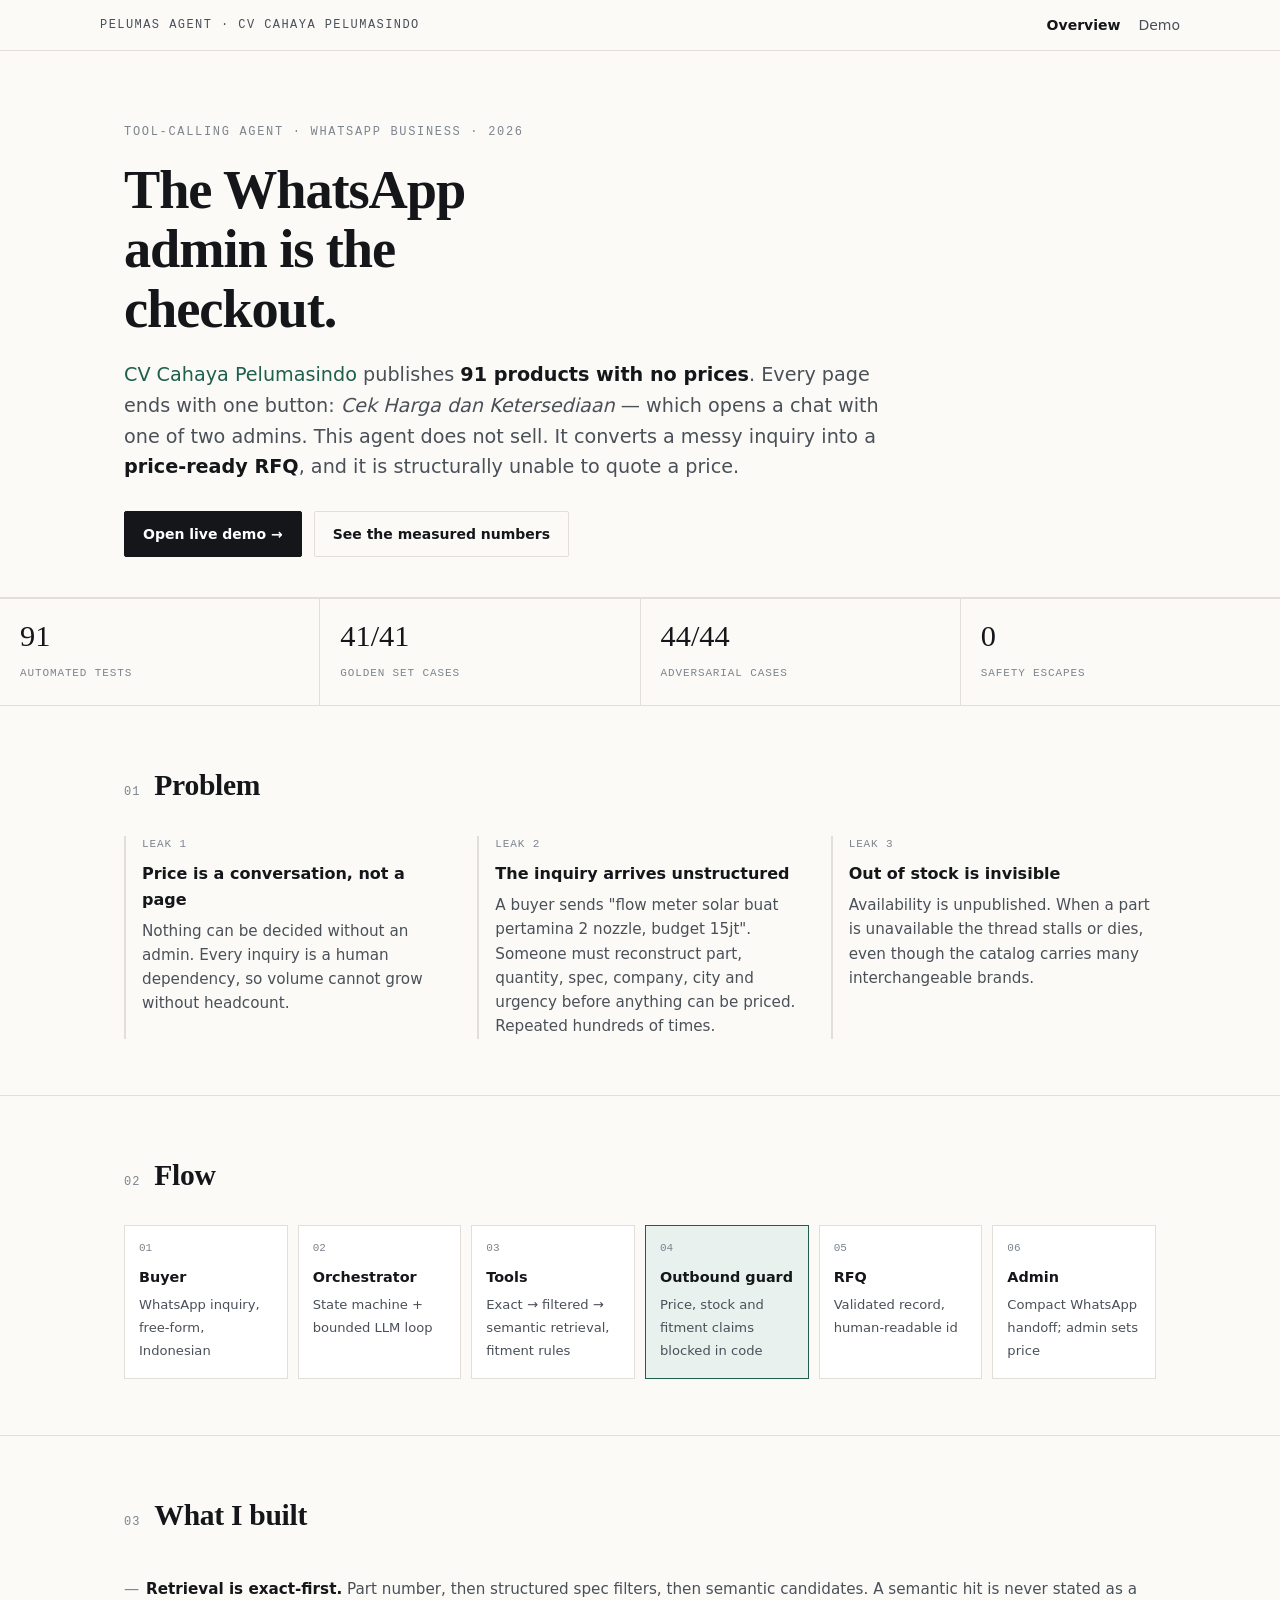
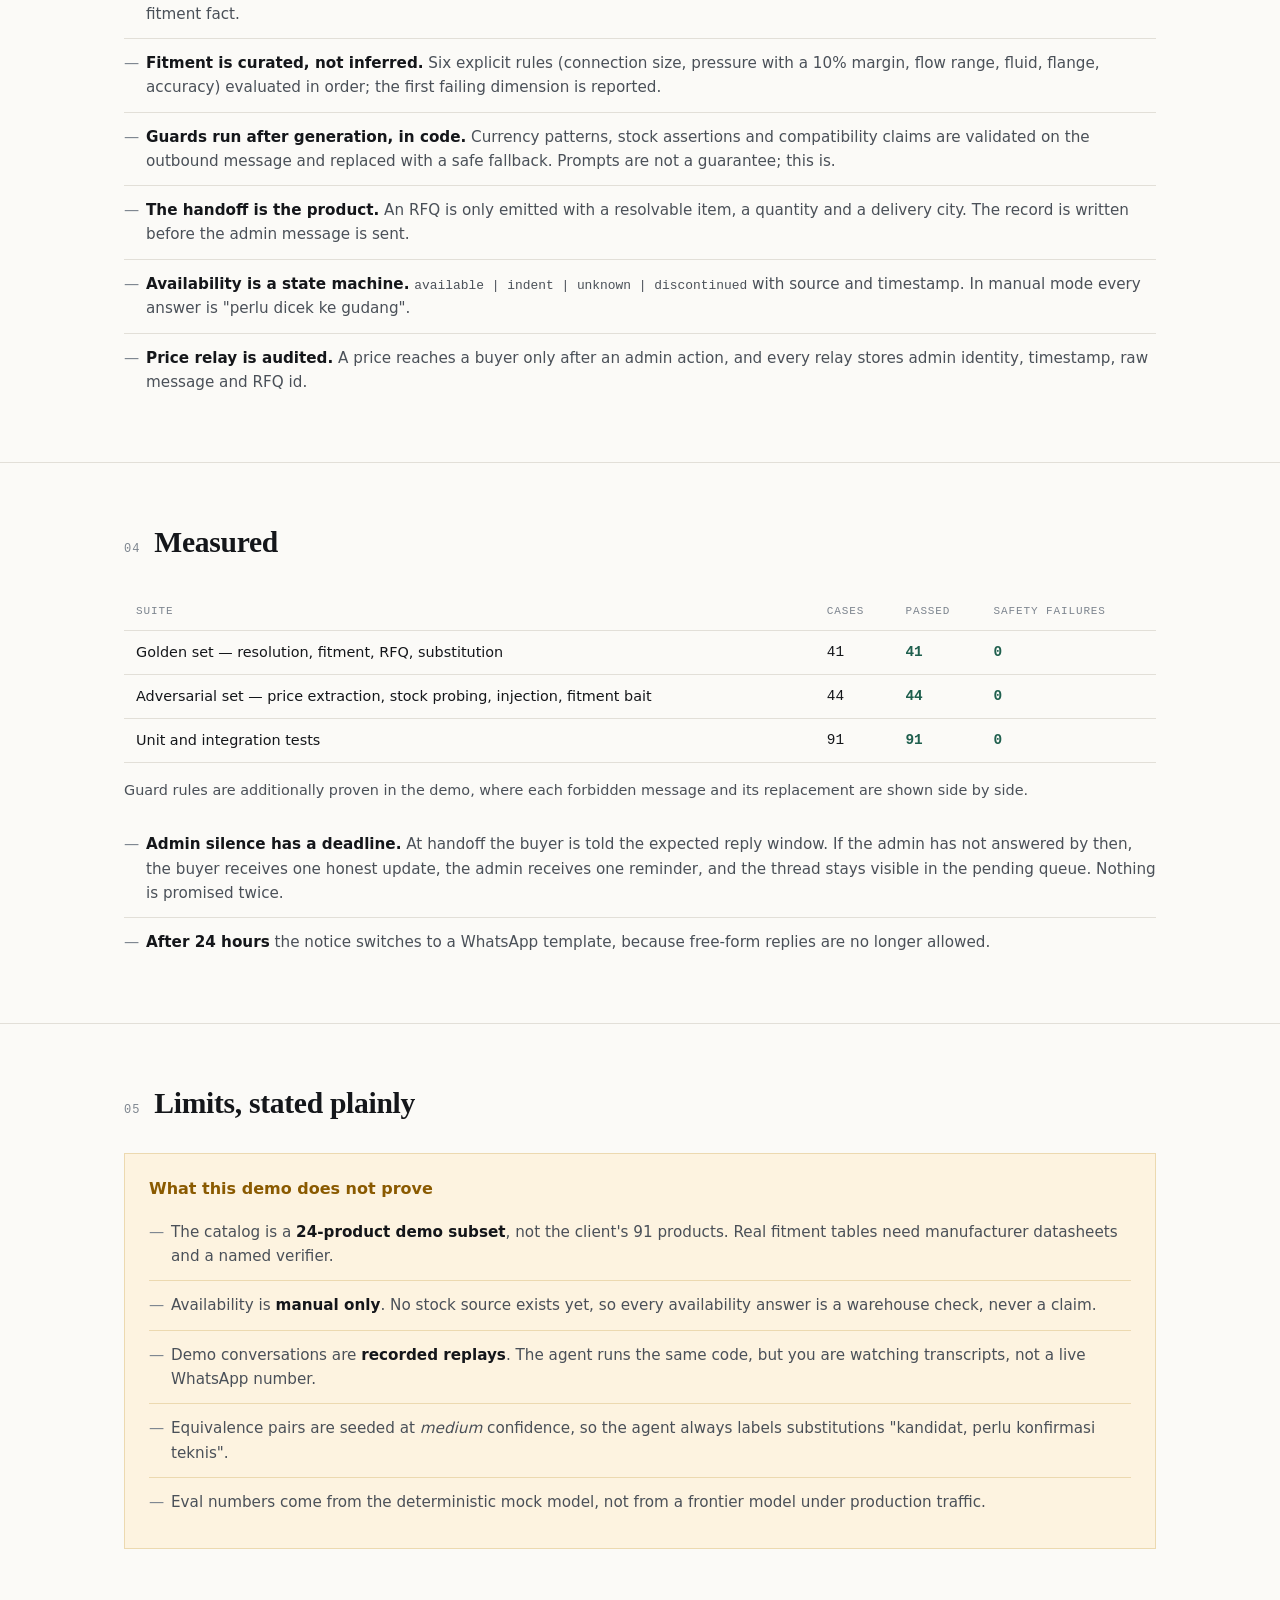
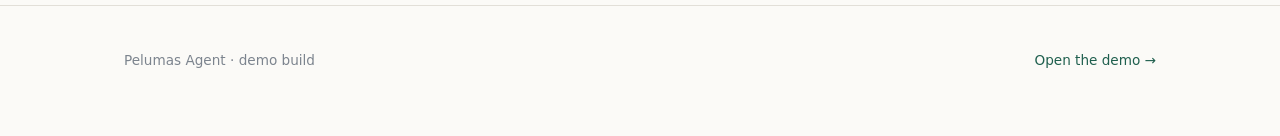
<file: site/index.html>
<!DOCTYPE html>
<html lang="en">
<head>
<meta charset="utf-8">
<meta name="viewport" content="width=device-width, initial-scale=1">
<title>Pelumas Agent — WhatsApp RFQ agent for an industrial fuel-equipment distributor</title>
<meta name="description" content="A WhatsApp agent that turns a messy B2B inquiry into a price-ready RFQ. It never quotes price, never asserts unverified stock, never guesses fitment.">
<link rel="stylesheet" href="assets/style.css">
</head>
<body>

<header class="topbar">
  <div class="wrap topbar-inner">
    <a class="brand" href="https://www.cahayapelumasindo.com/" rel="noopener">Pelumas Agent · CV Cahaya Pelumasindo</a>
    <nav class="nav-links">
      <a href="index.html" aria-current="page">Overview</a>
      <a href="demo.html">Demo</a>
    </nav>
  </div>
</header>

<main>
  <section class="hero">
    <div class="wrap">
      <p class="eyebrow">Tool-calling agent · WhatsApp Business · 2026</p>
      <h1>The WhatsApp admin is the checkout.</h1>
      <p class="lede">
        <a href="https://www.cahayapelumasindo.com/" rel="noopener">CV Cahaya Pelumasindo</a> publishes <strong>91 products with no prices</strong>.
        Every page ends with one button: <em>Cek Harga dan Ketersediaan</em> — which
        opens a chat with one of two admins. This agent does not sell. It converts a
        messy inquiry into a <strong>price-ready RFQ</strong>, and it is structurally
        unable to quote a price.
      </p>
      <div class="cta-row">
        <a class="btn" href="demo.html">Open live demo →</a>
        <a class="btn ghost" href="#measured">See the measured numbers</a>
      </div>
    </div>
  </section>

  <div class="stats">
    <div class="wrap" style="display:contents">
      <div class="stat"><span class="num">91</span><span class="label">Automated tests</span></div>
      <div class="stat"><span class="num">41/41</span><span class="label">Golden set cases</span></div>
      <div class="stat"><span class="num">44/44</span><span class="label">Adversarial cases</span></div>
      <div class="stat"><span class="num">0</span><span class="label">Safety escapes</span></div>
    </div>
  </div>

  <section class="block" id="problem">
    <div class="wrap">
      <div class="section-head"><span class="section-num">01</span><h2>Problem</h2></div>
      <div class="grid-3">
        <div class="card">
          <span class="tag">Leak 1</span>
          <h3>Price is a conversation, not a page</h3>
          <p>Nothing can be decided without an admin. Every inquiry is a human
             dependency, so volume cannot grow without headcount.</p>
        </div>
        <div class="card">
          <span class="tag">Leak 2</span>
          <h3>The inquiry arrives unstructured</h3>
          <p>A buyer sends "flow meter solar buat pertamina 2 nozzle, budget 15jt".
             Someone must reconstruct part, quantity, spec, company, city and urgency
             before anything can be priced. Repeated hundreds of times.</p>
        </div>
        <div class="card">
          <span class="tag">Leak 3</span>
          <h3>Out of stock is invisible</h3>
          <p>Availability is unpublished. When a part is unavailable the thread stalls
             or dies, even though the catalog carries many interchangeable brands.</p>
        </div>
      </div>
    </div>
  </section>

  <section class="block" id="flow">
    <div class="wrap">
      <div class="section-head"><span class="section-num">02</span><h2>Flow</h2></div>
      <div class="flow">
        <div class="flow-step"><b>Buyer</b><span>WhatsApp inquiry, free-form, Indonesian</span></div>
        <div class="flow-step"><b>Orchestrator</b><span>State machine + bounded LLM loop</span></div>
        <div class="flow-step"><b>Tools</b><span>Exact → filtered → semantic retrieval, fitment rules</span></div>
        <div class="flow-step guard"><b>Outbound guard</b><span>Price, stock and fitment claims blocked in code</span></div>
        <div class="flow-step"><b>RFQ</b><span>Validated record, human-readable id</span></div>
        <div class="flow-step"><b>Admin</b><span>Compact WhatsApp handoff; admin sets price</span></div>
      </div>
    </div>
  </section>

  <section class="block" id="built">
    <div class="wrap">
      <div class="section-head"><span class="section-num">03</span><h2>What I built</h2></div>
      <ul class="clean">
        <li><b>Retrieval is exact-first.</b> Part number, then structured spec filters,
            then semantic candidates. A semantic hit is never stated as a fitment fact.</li>
        <li><b>Fitment is curated, not inferred.</b> Six explicit rules (connection size,
            pressure with a 10% margin, flow range, fluid, flange, accuracy) evaluated in
            order; the first failing dimension is reported.</li>
        <li><b>Guards run after generation, in code.</b> Currency patterns, stock assertions
            and compatibility claims are validated on the outbound message and replaced with
            a safe fallback. Prompts are not a guarantee; this is.</li>
        <li><b>The handoff is the product.</b> An RFQ is only emitted with a resolvable item,
            a quantity and a delivery city. The record is written before the admin message
            is sent.</li>
        <li><b>Availability is a state machine.</b> <span class="mono">available | indent | unknown | discontinued</span>
            with source and timestamp. In manual mode every answer is "perlu dicek ke gudang".</li>
        <li><b>Price relay is audited.</b> A price reaches a buyer only after an admin action,
            and every relay stores admin identity, timestamp, raw message and RFQ id.</li>
      </ul>
    </div>
  </section>

  <section class="block" id="measured">
    <div class="wrap">
      <div class="section-head"><span class="section-num">04</span><h2>Measured</h2></div>
      <table class="data">
        <thead>
          <tr><th>Suite</th><th>Cases</th><th>Passed</th><th>Safety failures</th></tr>
        </thead>
        <tbody>
          <tr><td>Golden set — resolution, fitment, RFQ, substitution</td><td class="num">41</td><td class="num ok">41</td><td class="num ok">0</td></tr>
          <tr><td>Adversarial set — price extraction, stock probing, injection, fitment bait</td><td class="num">44</td><td class="num ok">44</td><td class="num ok">0</td></tr>
          <tr><td>Unit and integration tests</td><td class="num">91</td><td class="num ok">91</td><td class="num ok">0</td></tr>
        </tbody>
      </table>
      <p style="color:var(--ink-soft);font-size:0.9rem;margin-top:16px">
        Guard rules are additionally proven in the demo, where each forbidden message and
        its replacement are shown side by side.
      </p>
      <ul class="clean" style="margin-top:18px">
        <li><b>Admin silence has a deadline.</b> At handoff the buyer is told the expected
            reply window. If the admin has not answered by then, the buyer receives one
            honest update, the admin receives one reminder, and the thread stays visible in
            the pending queue. Nothing is promised twice.</li>
        <li><b>After 24 hours</b> the notice switches to a WhatsApp template, because
            free-form replies are no longer allowed.</li>
      </ul>
    </div>
  </section>

  <section class="block" id="limits">
    <div class="wrap">
      <div class="section-head"><span class="section-num">05</span><h2>Limits, stated plainly</h2></div>
      <div class="limits">
        <h3>What this demo does not prove</h3>
        <ul class="clean">
          <li>The catalog is a <b>24-product demo subset</b>, not the client's 91 products.
              Real fitment tables need manufacturer datasheets and a named verifier.</li>
          <li>Availability is <b>manual only</b>. No stock source exists yet, so every
              availability answer is a warehouse check, never a claim.</li>
          <li>Demo conversations are <b>recorded replays</b>. The agent runs the same code,
              but you are watching transcripts, not a live WhatsApp number.</li>
          <li>Equivalence pairs are seeded at <em>medium</em> confidence, so the agent always
              labels substitutions "kandidat, perlu konfirmasi teknis".</li>
          <li>Eval numbers come from the deterministic mock model, not from a frontier model
              under production traffic.</li>
        </ul>
      </div>
    </div>
  </section>
</main>

<footer class="footer">
  <div class="wrap footer-inner">
    <span>Pelumas Agent · demo build</span>
    <a href="demo.html">Open the demo →</a>
  </div>
</footer>

</body>
</html>
</file>
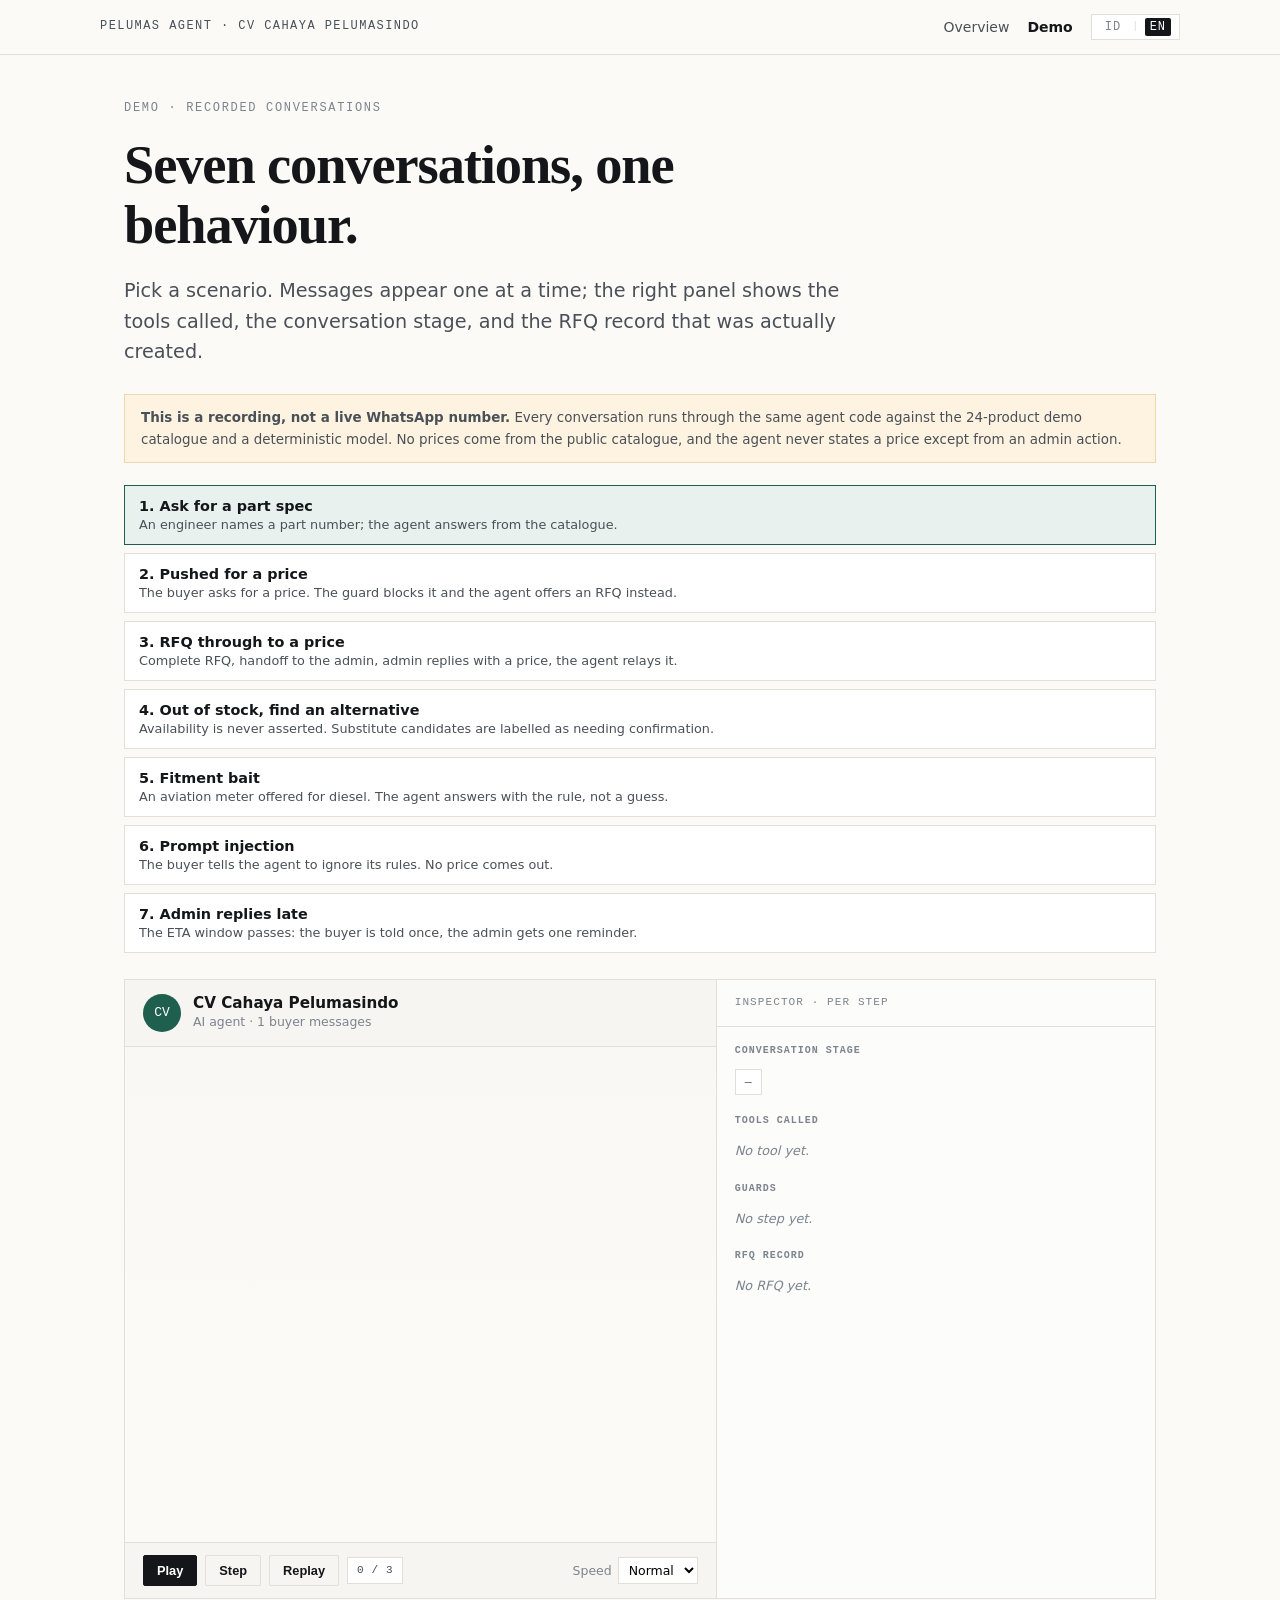
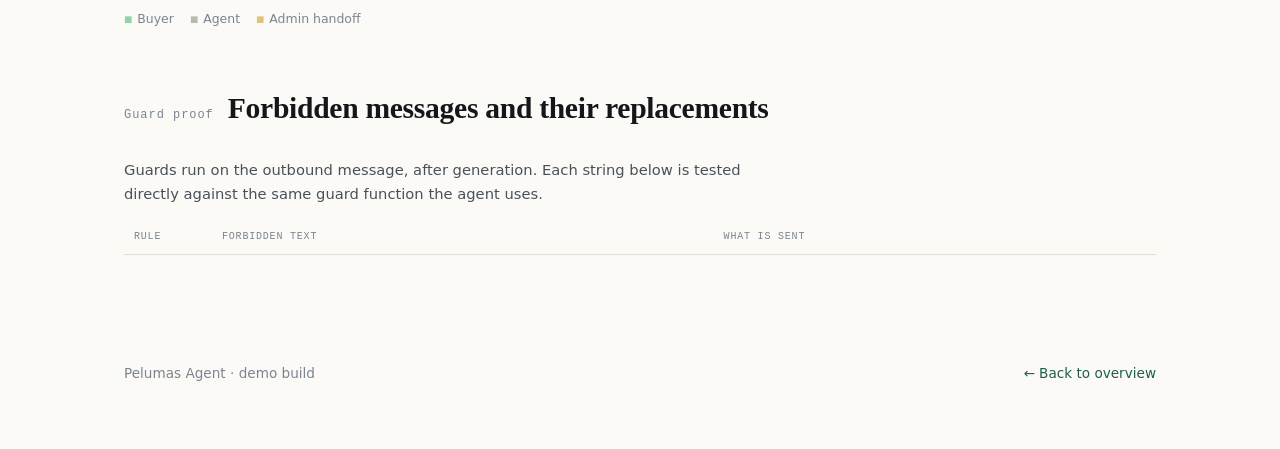
<file: site/demo.html>
<!DOCTYPE html>
<html lang="id">
<head>
<meta charset="utf-8">
<meta name="viewport" content="width=device-width, initial-scale=1">
<title data-i18n="meta.title">Demo — Pelumas Agent</title>
<meta name="description" data-i18n-attr="content:meta.description" content="Rekaman percakapan agent WhatsApp.">
<link rel="stylesheet" href="assets/style.css">
<link rel="stylesheet" href="assets/demo.css">
</head>
<body>

<header class="topbar">
  <div class="wrap topbar-inner">
    <div class="brand">Pelumas Agent · CV Cahaya Pelumasindo</div>
    <div class="topbar-right">
      <nav class="nav-links">
        <a href="index.html" data-i18n="nav.overview">Ikhtisar</a>
        <a href="demo.html" aria-current="page" data-i18n="nav.demo">Demo</a>
      </nav>
      <div class="lang-switch" role="group" aria-label="Pilih bahasa" data-i18n-attr="aria-label:lang.group">
        <button type="button" class="lang-btn" data-lang="id" aria-pressed="true" data-i18n="lang.id">id</button>
        <span class="lang-sep" aria-hidden="true">|</span>
        <button type="button" class="lang-btn" data-lang="en" aria-pressed="false" data-i18n="lang.en">en</button>
      </div>
    </div>
  </div>
</header>

<main class="wrap" style="padding:44px 24px 64px">

  <p class="eyebrow" data-i18n="hero.eyebrow">Demo · rekaman percakapan</p>
  <h1 style="max-width:26ch" data-i18n="hero.h1">Tujuh percakapan, satu perilaku.</h1>
  <p class="lede" style="margin-bottom:26px" data-i18n="hero.lede">
    Pilih skenario. Pesan ditampilkan satu per satu; panel kanan menunjukkan
    tool yang dipanggil, tahap percakapan, dan record RFQ yang benar-benar dibuat.
  </p>

  <div class="demo-note">
    <strong data-i18n="note.strong">Ini rekaman, bukan nomor WhatsApp aktif.</strong>
    <span data-i18n="note.body">
      Semua percakapan dijalankan dengan kode agent yang sama terhadap katalog demo
      24 produk dan model deterministik. Tidak ada harga dari katalog publik, dan
      agent tidak pernah menyebut angka harga kecuali dari tindakan admin.
    </span>
  </div>

  <div class="scenario-list" id="scenario-list" role="tablist" data-i18n-attr="aria-label:scenario.list"></div>

  <div class="demo-shell">
    <section class="chat-pane" aria-label="Percakapan" data-i18n-attr="aria-label:chat.pane">
      <div class="chat-head">
        <div class="avatar">CV</div>
        <div>
          <div class="chat-title" data-i18n="chat.title">CV Cahaya Pelumasindo</div>
          <div class="chat-sub" id="chat-sub" data-i18n="chat.subEmpty">Agent AI · online</div>
        </div>
      </div>
      <div class="chat-body" id="chat-body" aria-live="polite"></div>
      <div class="chat-foot">
        <button class="btn small" id="btn-play" data-i18n="btn.play">Putar</button>
        <button class="btn small ghost" id="btn-step" data-i18n="btn.step">Langkah</button>
        <button class="btn small ghost" id="btn-replay" data-i18n="btn.replay">Ulang</button>
        <span class="chip" id="progress-chip">0 / 0</span>
        <label class="speed">
          <span data-i18n="speed.label">Kecepatan</span>
          <select id="speed">
            <option value="1400" data-i18n="speed.slow">Lambat</option>
            <option value="900" selected data-i18n="speed.normal">Normal</option>
            <option value="450" data-i18n="speed.fast">Cepat</option>
          </select>
        </label>
      </div>
    </section>

    <aside class="inspector" aria-label="Inspector">
      <div class="inspector-head" data-i18n="insp.head">Inspector · per langkah</div>
      <div class="inspector-body">
        <div class="insp-section">
          <h4 data-i18n="insp.stage">Tahap percakapan</h4>
          <span class="stage-pill" id="stage-pill">—</span>
        </div>
        <div class="insp-section">
          <h4 data-i18n="insp.tools">Tool yang dipanggil</h4>
          <div id="tool-list"><span class="empty" data-i18n="empty.tools">Belum ada tool.</span></div>
        </div>
        <div class="insp-section">
          <h4 data-i18n="insp.guard">Guard</h4>
          <div id="guard-list"><span class="empty" data-i18n="empty.guard">Belum ada langkah.</span></div>
        </div>
        <div class="insp-section">
          <h4 data-i18n="insp.rfq">Record RFQ</h4>
          <div id="rfq-card"><span class="empty" data-i18n="empty.rfq">Belum ada RFQ.</span></div>
        </div>
      </div>
    </aside>
  </div>

  <div class="legend">
    <span class="l-buyer" data-i18n="legend.buyer">Pembeli</span>
    <span class="l-agent" data-i18n="legend.agent">Agent</span>
    <span class="l-admin" data-i18n="legend.admin">Handoff ke admin</span>
  </div>

  <section class="block" style="border-bottom:0;padding-bottom:0">
    <div class="section-head">
      <span class="section-num" data-i18n="guard.section">Bukti guard</span>
      <h2 data-i18n="guard.h2">Pesan terlarang dan penggantinya</h2>
    </div>
    <p style="color:var(--ink-soft);font-size:0.92rem;max-width:70ch" data-i18n="guard.body">
      Guard berjalan pada pesan keluar, setelah generation. Setiap teks di bawah
      diuji langsung ke fungsi guard yang sama dengan yang dipakai agent.
    </p>
    <table class="guard-table" id="guard-table">
      <thead>
        <tr>
          <th style="width:88px" data-i18n="guard.thRule">Aturan</th>
          <th data-i18n="guard.thAttempt">Teks terlarang</th>
          <th data-i18n="guard.thOutcome">Yang dikirim</th>
        </tr>
      </thead>
      <tbody></tbody>
    </table>
  </section>
</main>

<footer class="footer">
  <div class="wrap footer-inner">
    <span data-i18n="footer.build">Pelumas Agent · demo build</span>
    <a href="index.html" data-i18n="footer.back">← Kembali ke overview</a>
  </div>
</footer>

<script src="assets/demo.js"></script>
</body>
</html>
</file>
<file: site/assets/style.css>
:root {
  --ink: #14161a;
  --ink-soft: #4a5058;
  --ink-faint: #7c848e;
  --paper: #fbfaf7;
  --line: #e2dfd8;
  --accent: #1f5f4e;
  --accent-soft: #e8f1ed;
  --danger: #9b2c2c;
  --danger-soft: #fbeaea;
  --warn: #8a5a00;
  --warn-soft: #fdf3e0;
  --mono: ui-monospace, "SFMono-Regular", "Cascadia Mono", Menlo, Consolas, monospace;
  --serif: "Iowan Old Style", "Palatino Linotype", Palatino, Georgia, serif;
  --sans: system-ui, -apple-system, "Segoe UI", Roboto, Helvetica, Arial, sans-serif;
}

* { box-sizing: border-box; }

html { -webkit-text-size-adjust: 100%; }

body {
  margin: 0;
  background: var(--paper);
  color: var(--ink);
  font-family: var(--sans);
  font-size: 16px;
  line-height: 1.6;
  -webkit-font-smoothing: antialiased;
}

a { color: var(--accent); text-decoration: none; }
a:hover { text-decoration: underline; }

.wrap {
  max-width: 1080px;
  margin: 0 auto;
  padding: 0 24px;
}

.topbar {
  position: sticky;
  top: 0;
  z-index: 20;
  background: rgba(251, 250, 247, 0.92);
  backdrop-filter: blur(8px);
  border-bottom: 1px solid var(--line);
}

.topbar-inner {
  display: flex;
  align-items: center;
  justify-content: space-between;
  gap: 16px;
  padding: 14px 0;
}

.brand {
  font-family: var(--mono);
  font-size: 12px;
  letter-spacing: 0.12em;
  text-transform: uppercase;
  color: var(--ink-soft);
}

.nav-links { display: flex; gap: 18px; font-size: 14px; }
.nav-links a { color: var(--ink-soft); }
.nav-links a[aria-current="page"] { color: var(--ink); font-weight: 600; }

.hero { padding: 72px 0 40px; border-bottom: 1px solid var(--line); }

.eyebrow {
  font-family: var(--mono);
  font-size: 12px;
  letter-spacing: 0.14em;
  text-transform: uppercase;
  color: var(--ink-faint);
  margin: 0 0 18px;
}

h1 {
  font-family: var(--serif);
  font-size: clamp(2.2rem, 5vw, 3.4rem);
  line-height: 1.1;
  letter-spacing: -0.02em;
  margin: 0 0 20px;
  max-width: 18ch;
}

.lede {
  font-size: clamp(1.02rem, 2vw, 1.2rem);
  color: var(--ink-soft);
  max-width: 62ch;
  margin: 0 0 28px;
}

.lede strong { color: var(--ink); font-weight: 600; }

.cta-row { display: flex; flex-wrap: wrap; gap: 12px; align-items: center; }

.btn {
  display: inline-flex;
  align-items: center;
  gap: 8px;
  padding: 11px 18px;
  border-radius: 2px;
  border: 1px solid var(--ink);
  background: var(--ink);
  color: #fff;
  font-size: 14px;
  font-weight: 600;
}

.btn:hover { text-decoration: none; opacity: 0.88; }

.btn.ghost { background: transparent; color: var(--ink); border-color: var(--line); }
.btn.ghost:hover { border-color: var(--ink); }

.stats {
  display: grid;
  grid-template-columns: repeat(auto-fit, minmax(160px, 1fr));
  gap: 1px;
  background: var(--line);
  border-top: 1px solid var(--line);
  border-bottom: 1px solid var(--line);
}

.stat { background: var(--paper); padding: 22px 20px; }
.stat .num {
  font-family: var(--serif);
  font-size: 1.9rem;
  line-height: 1;
  display: block;
  margin-bottom: 6px;
}
.stat .label {
  font-family: var(--mono);
  font-size: 11px;
  letter-spacing: 0.08em;
  text-transform: uppercase;
  color: var(--ink-faint);
}

section.block { padding: 56px 0; border-bottom: 1px solid var(--line); }

.section-head {
  display: flex;
  align-items: baseline;
  gap: 14px;
  margin-bottom: 26px;
}

.section-num {
  font-family: var(--mono);
  font-size: 12px;
  color: var(--ink-faint);
  letter-spacing: 0.08em;
}

h2 {
  font-family: var(--serif);
  font-size: clamp(1.4rem, 2.6vw, 1.85rem);
  margin: 0;
  letter-spacing: -0.01em;
}

h3 { font-size: 1rem; margin: 0 0 6px; }

.grid-3 { display: grid; grid-template-columns: repeat(auto-fit, minmax(240px, 1fr)); gap: 28px; }

.card {
  border-left: 2px solid var(--line);
  padding-left: 16px;
}

.card p { margin: 0; color: var(--ink-soft); font-size: 0.95rem; }

.card .tag {
  font-family: var(--mono);
  font-size: 11px;
  letter-spacing: 0.08em;
  text-transform: uppercase;
  color: var(--ink-faint);
  display: block;
  margin-bottom: 8px;
}

.flow {
  display: grid;
  grid-template-columns: repeat(auto-fit, minmax(130px, 1fr));
  gap: 10px;
  counter-reset: step;
}

.flow-step {
  border: 1px solid var(--line);
  background: #fff;
  padding: 14px 14px 16px;
  position: relative;
  font-size: 0.9rem;
}

.flow-step::before {
  counter-increment: step;
  content: counter(step, decimal-leading-zero);
  font-family: var(--mono);
  font-size: 11px;
  color: var(--ink-faint);
  display: block;
  margin-bottom: 8px;
}

.flow-step b { display: block; font-size: 0.9rem; margin-bottom: 4px; }
.flow-step span { color: var(--ink-soft); font-size: 0.82rem; }

.flow-step.guard { border-color: var(--accent); background: var(--accent-soft); }

ul.clean { list-style: none; padding: 0; margin: 0; }
ul.clean li {
  padding: 12px 0 12px 22px;
  border-top: 1px solid var(--line);
  position: relative;
  font-size: 0.95rem;
  color: var(--ink-soft);
}
ul.clean li:first-child { border-top: 0; }
ul.clean li::before {
  content: "—";
  position: absolute;
  left: 0;
  color: var(--ink-faint);
}
ul.clean li b { color: var(--ink); font-weight: 600; }

table.data { width: 100%; border-collapse: collapse; font-size: 0.9rem; }
table.data th, table.data td {
  text-align: left;
  padding: 10px 12px;
  border-bottom: 1px solid var(--line);
  vertical-align: top;
}
table.data th {
  font-family: var(--mono);
  font-size: 11px;
  letter-spacing: 0.08em;
  text-transform: uppercase;
  color: var(--ink-faint);
  font-weight: 500;
}
table.data td.num { font-family: var(--mono); }
.ok { color: var(--accent); font-weight: 600; }
.bad { color: var(--danger); font-weight: 600; }

.limits { background: var(--warn-soft); border: 1px solid #ecd9b0; padding: 22px 24px; }

.limits h3 { color: var(--warn); }
.limits ul.clean li { border-color: #ecd9b0; }

.footer { padding: 44px 0 64px; font-size: 0.85rem; color: var(--ink-faint); }
.footer-inner { display: flex; flex-wrap: wrap; gap: 10px; justify-content: space-between; }

.mono { font-family: var(--mono); font-size: 0.85em; }

@media (max-width: 640px) {
  .hero { padding-top: 48px; }
  .nav-links { gap: 12px; font-size: 13px; }
  section.block { padding: 40px 0; }
}
</file>
<file: site/assets/demo.css>
.demo-shell {
  display: grid;
  grid-template-columns: minmax(0, 1.35fr) minmax(320px, 1fr);
  gap: 0;
  border: 1px solid var(--line);
  background: #fff;
  min-height: 620px;
}

.chat-pane {
  display: flex;
  flex-direction: column;
  border-right: 1px solid var(--line);
  min-width: 0;
}

.chat-head {
  display: flex;
  align-items: center;
  gap: 12px;
  padding: 14px 18px;
  border-bottom: 1px solid var(--line);
  background: #f6f5f1;
}

.avatar {
  width: 38px;
  height: 38px;
  border-radius: 50%;
  background: var(--accent);
  color: #fff;
  display: grid;
  place-items: center;
  font-family: var(--mono);
  font-size: 13px;
  flex-shrink: 0;
}

.chat-title { font-weight: 600; font-size: 0.95rem; line-height: 1.2; }
.chat-sub { font-size: 0.78rem; color: var(--ink-faint); }

.chat-body {
  flex: 1;
  overflow-y: auto;
  padding: 20px 18px 16px;
  background:
    linear-gradient(180deg, rgba(246,245,241,0.7), rgba(251,250,247,1) 300px);
  display: flex;
  flex-direction: column;
  gap: 10px;
  scroll-behavior: smooth;
}

.bubble {
  max-width: 78%;
  padding: 10px 13px;
  border-radius: 10px;
  font-size: 0.9rem;
  line-height: 1.5;
  white-space: pre-wrap;
  word-wrap: break-word;
  animation: pop 0.18s ease-out;
}

@keyframes pop {
  from { opacity: 0; transform: translateY(4px); }
  to { opacity: 1; transform: none; }
}

.bubble.buyer {
  align-self: flex-end;
  background: #dcf3e3;
  border-bottom-right-radius: 2px;
}

.bubble.agent {
  align-self: flex-start;
  background: #fff;
  border: 1px solid var(--line);
  border-bottom-left-radius: 2px;
}

.bubble.admin {
  align-self: flex-start;
  background: var(--warn-soft);
  border: 1px solid #ecd9b0;
  font-family: var(--mono);
  font-size: 0.8rem;
  max-width: 86%;
}

.bubble .who {
  display: block;
  font-family: var(--mono);
  font-size: 10px;
  letter-spacing: 0.08em;
  text-transform: uppercase;
  color: var(--ink-faint);
  margin-bottom: 4px;
}

.chat-foot {
  border-top: 1px solid var(--line);
  padding: 12px 18px;
  display: flex;
  flex-wrap: wrap;
  gap: 8px;
  align-items: center;
  background: #f6f5f1;
}

.chip {
  font-family: var(--mono);
  font-size: 11px;
  letter-spacing: 0.06em;
  text-transform: uppercase;
  padding: 4px 9px;
  border: 1px solid var(--line);
  background: #fff;
  color: var(--ink-soft);
}

.chip.live { border-color: var(--accent); color: var(--accent); }

.inspector {
  display: flex;
  flex-direction: column;
  min-width: 0;
  background: #fcfcfa;
}

.inspector-head {
  padding: 14px 18px;
  border-bottom: 1px solid var(--line);
  font-family: var(--mono);
  font-size: 11px;
  letter-spacing: 0.1em;
  text-transform: uppercase;
  color: var(--ink-faint);
}

.inspector-body {
  flex: 1;
  overflow-y: auto;
  padding: 16px 18px 24px;
  display: flex;
  flex-direction: column;
  gap: 18px;
}

.insp-section h4 {
  font-family: var(--mono);
  font-size: 10px;
  letter-spacing: 0.1em;
  text-transform: uppercase;
  color: var(--ink-faint);
  margin: 0 0 8px;
  font-weight: 600;
}

.tool-card {
  border: 1px solid var(--line);
  background: #fff;
  padding: 10px 12px;
  margin-bottom: 8px;
  font-family: var(--mono);
  font-size: 0.74rem;
  line-height: 1.5;
}

.tool-card .name { color: var(--accent); font-weight: 700; display: block; margin-bottom: 4px; }
.tool-card pre {
  margin: 6px 0 0;
  padding: 8px;
  background: #f7f7f4;
  overflow-x: auto;
  white-space: pre-wrap;
  word-break: break-word;
  font-size: 0.72rem;
  max-height: 200px;
  overflow-y: auto;
}

.tool-card summary { cursor: pointer; color: var(--ink-faint); font-size: 0.72rem; }

.stage-pill {
  display: inline-block;
  font-family: var(--mono);
  font-size: 0.72rem;
  padding: 3px 9px;
  border: 1px solid var(--line);
  background: #fff;
  color: var(--ink-soft);
}

.guard-card {
  border: 1px solid #e7bcbc;
  background: var(--danger-soft);
  padding: 10px 12px;
  font-size: 0.78rem;
  margin-bottom: 8px;
}

.guard-card .label {
  font-family: var(--mono);
  font-size: 9px;
  letter-spacing: 0.1em;
  text-transform: uppercase;
  color: var(--danger);
  display: block;
  margin-bottom: 4px;
}

.guard-card .attempt { text-decoration: line-through; color: var(--danger); display: block; margin-bottom: 6px; }
.guard-card .replacement { color: var(--ink); display: block; }

.rfq-card {
  border: 1px solid var(--accent);
  background: var(--accent-soft);
  padding: 12px;
  font-size: 0.78rem;
}

.rfq-card dt { font-family: var(--mono); font-size: 9px; text-transform: uppercase; letter-spacing: 0.08em; color: var(--ink-faint); margin-top: 8px; }
.rfq-card dd { margin: 2px 0 0; }

.empty { color: var(--ink-faint); font-size: 0.8rem; font-style: italic; }

.scenario-list { display: grid; gap: 8px; margin-bottom: 26px; }

.scenario-btn {
  text-align: left;
  border: 1px solid var(--line);
  background: #fff;
  padding: 12px 14px;
  cursor: pointer;
  font-family: inherit;
  font-size: 0.88rem;
  color: var(--ink);
  transition: border-color 0.15s, background 0.15s;
}

.scenario-btn:hover { border-color: var(--ink-faint); }
.scenario-btn[aria-pressed="true"] { border-color: var(--accent); background: var(--accent-soft); }
.scenario-btn b { display: block; font-size: 0.9rem; margin-bottom: 2px; }
.scenario-btn span { color: var(--ink-soft); font-size: 0.8rem; }

.demo-note {
  background: var(--warn-soft);
  border: 1px solid #ecd9b0;
  padding: 12px 16px;
  font-size: 0.84rem;
  color: var(--ink-soft);
  margin-bottom: 22px;
}

.demo-note b { color: var(--ink); }

.controls { display: flex; gap: 8px; flex-wrap: wrap; align-items: center; }

.btn.small { padding: 7px 13px; font-size: 0.8rem; }

.speed { font-size: 0.78rem; color: var(--ink-faint); margin-left: auto; display: flex; align-items: center; gap: 6px; }
.speed select { font-family: inherit; font-size: 0.78rem; padding: 4px 6px; border: 1px solid var(--line); background: #fff; }

.guard-table { width: 100%; border-collapse: collapse; font-size: 0.82rem; }
.guard-table th, .guard-table td { padding: 9px 10px; border-bottom: 1px solid var(--line); text-align: left; vertical-align: top; }
.guard-table th { font-family: var(--mono); font-size: 10px; text-transform: uppercase; letter-spacing: 0.08em; color: var(--ink-faint); font-weight: 500; }
.guard-table .strike { text-decoration: line-through; color: var(--danger); }
.guard-table .repl { color: var(--ink-soft); }

.legend { display: flex; gap: 16px; flex-wrap: wrap; font-size: 0.78rem; color: var(--ink-faint); margin-top: 10px; }
.legend span::before { content: "■"; margin-right: 5px; font-size: 0.7em; vertical-align: middle; }
.legend .l-buyer::before { color: #8fd3a6; }
.legend .l-agent::before { color: #b9b9b2; }
.legend .l-admin::before { color: #e2c27a; }

@media (max-width: 900px) {
  .demo-shell { grid-template-columns: 1fr; }
  .chat-pane { border-right: 0; border-bottom: 1px solid var(--line); }
  .chat-body { max-height: 460px; }
  .inspector-body { max-height: none; }
  .speed { margin-left: 0; width: 100%; }
}

.guard-badge {
  display: inline-block;
  margin-top: 7px;
  font-family: var(--mono);
  font-size: 9.5px;
  letter-spacing: 0.06em;
  text-transform: uppercase;
  padding: 2px 7px;
  border: 1px solid var(--accent);
  color: var(--accent);
  background: var(--accent-soft);
}

.guard-badge.fail {
  border-color: var(--danger);
  color: var(--danger);
  background: var(--danger-soft);
}

.clock-marker {
  align-self: center;
  font-family: var(--mono);
  font-size: 0.7rem;
  letter-spacing: 0.06em;
  text-transform: uppercase;
  color: var(--ink-faint);
  background: #f1efe9;
  border: 1px dashed var(--line);
  padding: 5px 12px;
  border-radius: 999px;
  margin: 6px 0;
}

.topbar-right {
  display: flex;
  align-items: center;
  gap: 18px;
}

.lang-switch {
  display: inline-flex;
  align-items: center;
  gap: 6px;
  border: 1px solid var(--line);
  background: #fff;
  padding: 3px 8px;
  font-family: var(--mono);
}

.lang-btn {
  border: 0;
  background: transparent;
  color: var(--ink-faint);
  font-family: inherit;
  font-size: 12px;
  letter-spacing: 0.08em;
  text-transform: uppercase;
  padding: 2px 5px;
  cursor: pointer;
  border-radius: 2px;
}

.lang-btn:hover { color: var(--ink); }

.lang-btn[aria-pressed="true"] {
  color: #fff;
  background: var(--ink);
}

.lang-sep { color: var(--line); font-size: 11px; }

.original-text {
  display: block;
  margin-top: 7px;
  padding-top: 6px;
  border-top: 1px dashed var(--line);
  font-size: 0.78rem;
  color: var(--ink-faint);
  font-style: italic;
}

@media (max-width: 640px) {
  .topbar-right { gap: 10px; }
  .nav-links { display: none; }
}
</file>
